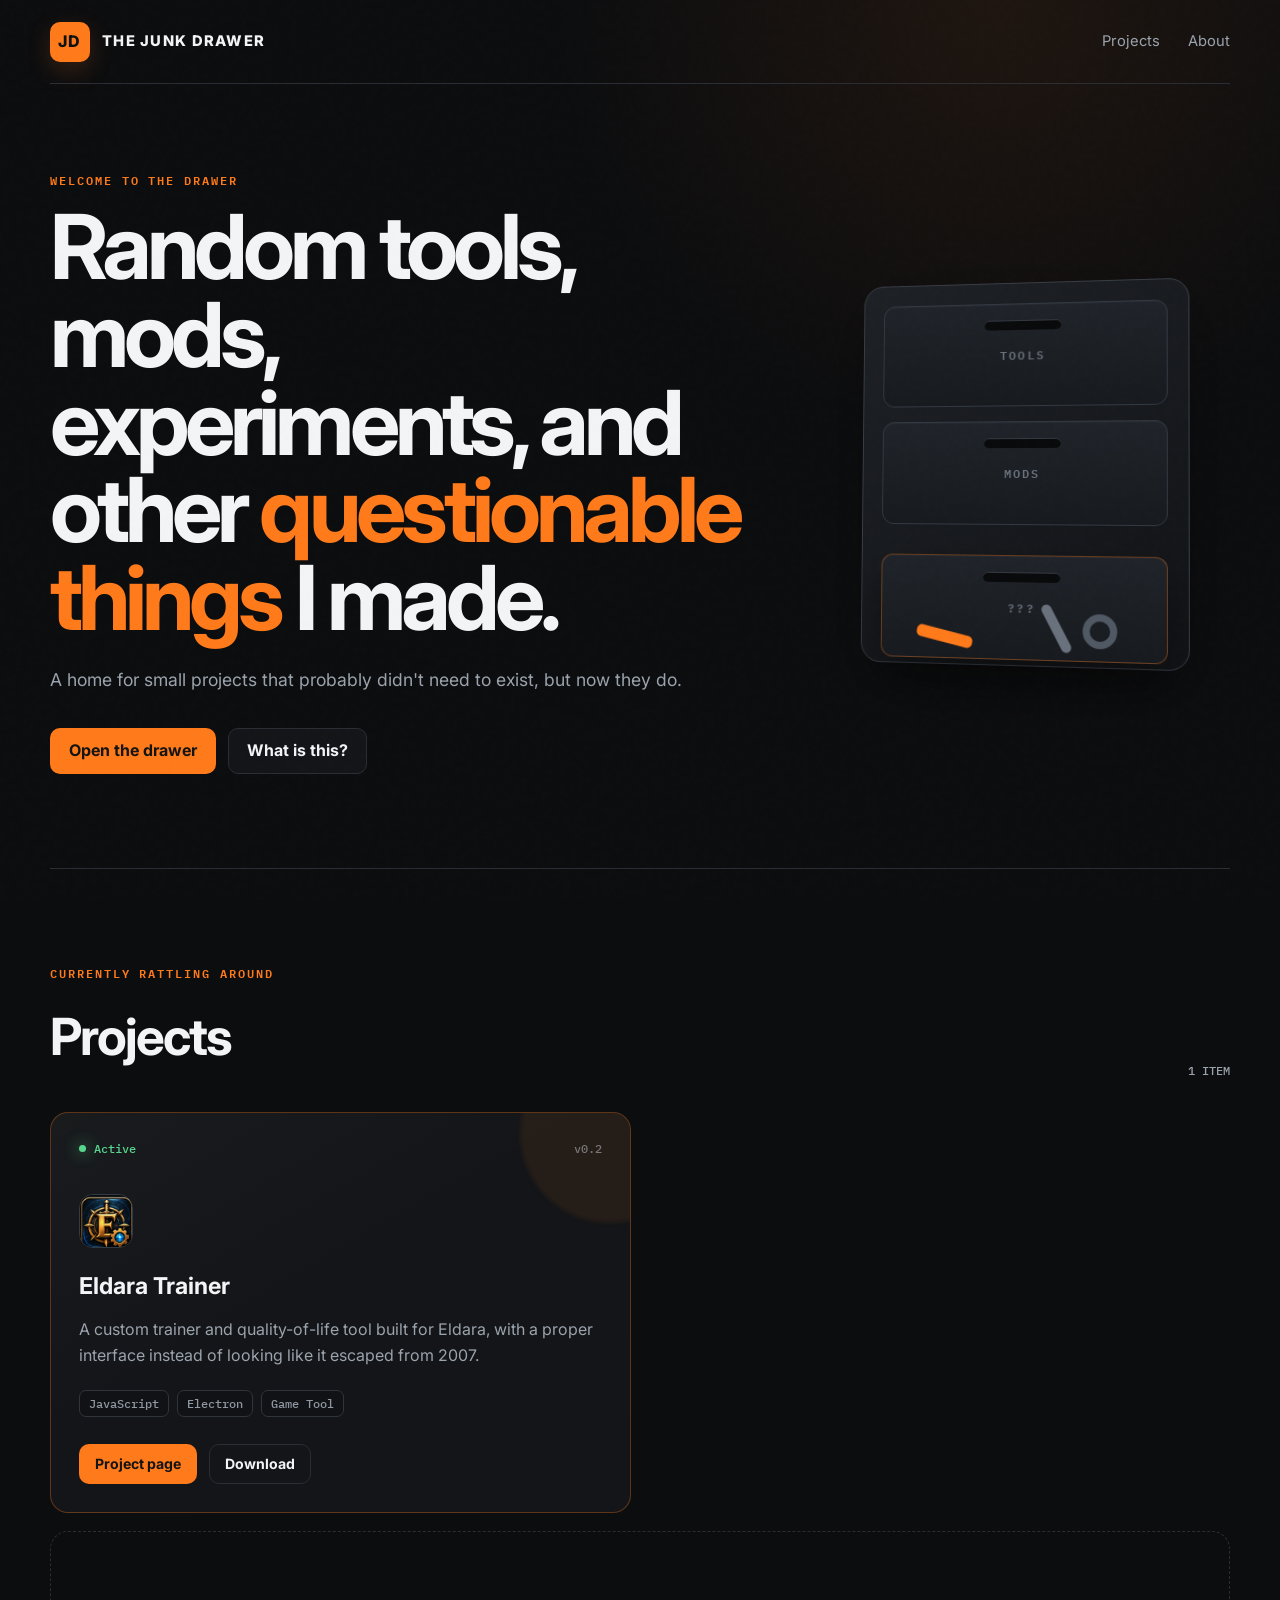
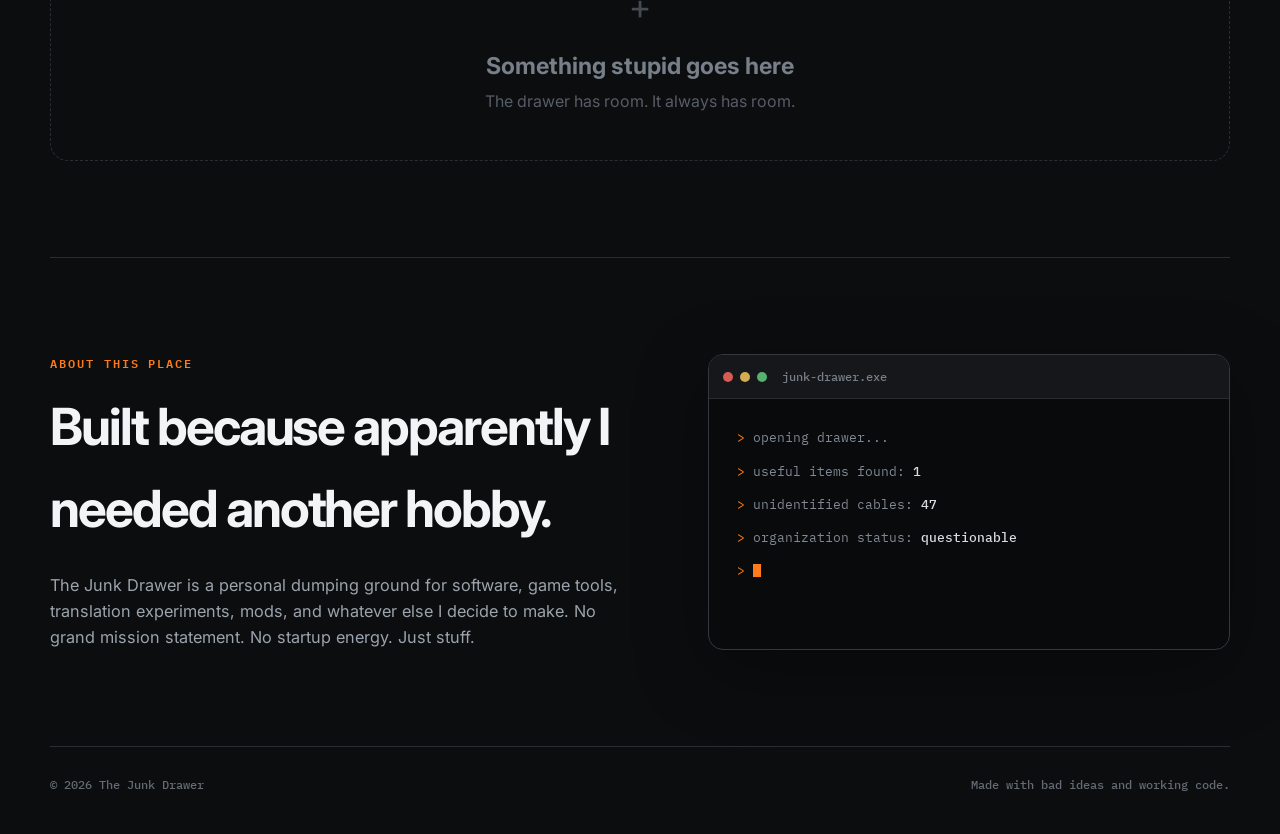
<file: index.html>
<!DOCTYPE html>
<html lang="en">
<head>
  <meta charset="UTF-8" />
  <meta name="viewport" content="width=device-width, initial-scale=1.0" />
  <meta name="description" content="The Junk Drawer — random tools, mods, experiments, and other questionable things I made." />
  <title>The Junk Drawer</title>
  <link rel="stylesheet" href="style.css" />
</head>
<body>
  <div class="noise"></div>

  <header class="site-header">
    <a class="brand" href="#top" aria-label="The Junk Drawer home">
      <span class="brand-mark">JD</span>
      <span class="brand-text">THE JUNK DRAWER</span>
    </a>

    <nav class="nav">
      <a href="#projects">Projects</a>
      <a href="#about">About</a>
    </nav>
  </header>

  <main id="top">
    <section class="hero">
      <div class="hero-copy">
        <p class="eyebrow">WELCOME TO THE DRAWER</p>
        <h1>Random tools, mods, experiments, and other <span>questionable things</span> I made.</h1>
        <p class="hero-text">
          A home for small projects that probably didn't need to exist,
          but now they do.
        </p>
        <div class="hero-actions">
          <a class="button primary" href="#projects">Open the drawer</a>
          <a class="button ghost" href="#about">What is this?</a>
        </div>
      </div>

      <div class="drawer-art" aria-hidden="true">
        <div class="cabinet">
          <div class="drawer">
            <div class="handle"></div>
            <span>TOOLS</span>
          </div>
          <div class="drawer">
            <div class="handle"></div>
            <span>MODS</span>
          </div>
          <div class="drawer open">
            <div class="handle"></div>
            <span>???</span>
            <div class="junk junk-a"></div>
            <div class="junk junk-b"></div>
            <div class="junk junk-c"></div>
          </div>
        </div>
      </div>
    </section>

    <section class="section" id="projects">
      <div class="section-heading">
        <div>
          <p class="eyebrow">CURRENTLY RATTLING AROUND</p>
          <h2>Projects</h2>
        </div>
        <span class="project-count">1 ITEM</span>
      </div>

      <div class="project-grid">
        <article class="project-card featured">
          <div class="card-top">
            <span class="status live"><i></i> Active</span>
            <span class="version">v0.2</span>
          </div>
          <div class="project-icon image-icon"><img src="assets/eldara/eldara-trainer-icon.png" alt="" /></div>
          <h3>Eldara Trainer</h3>
          <p>
            A custom trainer and quality-of-life tool built for Eldara,
            with a proper interface instead of looking like it escaped from 2007.
          </p>
          <div class="tags">
            <span>JavaScript</span>
            <span>Electron</span>
            <span>Game Tool</span>
          </div>
          <div class="card-actions">
            <a class="button small primary" href="projects/eldara-trainer.html">Project page</a>
            <a class="button small ghost" href="downloads/EldaraTrainer-v0.2.exe" download>Download</a>
          </div>
        </article>

        <article class="project-card empty-card">
          <div class="empty-plus">+</div>
          <h3>Something stupid goes here</h3>
          <p>The drawer has room. It always has room.</p>
        </article>
      </div>
    </section>

    <section class="section about" id="about">
      <div class="about-panel">
        <p class="eyebrow">ABOUT THIS PLACE</p>
        <h2>Built because apparently I needed another hobby.</h2>
        <p>
          The Junk Drawer is a personal dumping ground for software, game tools,
          translation experiments, mods, and whatever else I decide to make.
          No grand mission statement. No startup energy. Just stuff.
        </p>
      </div>

      <div class="mini-terminal">
        <div class="terminal-bar">
          <span></span><span></span><span></span>
          <b>junk-drawer.exe</b>
        </div>
        <div class="terminal-body">
          <p><span class="prompt">&gt;</span> opening drawer...</p>
          <p><span class="prompt">&gt;</span> useful items found: <strong>1</strong></p>
          <p><span class="prompt">&gt;</span> unidentified cables: <strong>47</strong></p>
          <p><span class="prompt">&gt;</span> organization status: <strong>questionable</strong></p>
          <p class="cursor-line"><span class="prompt">&gt;</span> <span class="cursor"></span></p>
        </div>
      </div>
    </section>
  </main>

  <footer>
    <span>© <span id="year"></span> The Junk Drawer</span>
    <span>Made with bad ideas and working code.</span>
  </footer>

  <div class="toast" id="toast" role="status" aria-live="polite">
    That drawer isn't ready yet.
  </div>

  <script src="script.js"></script>
</body>
</html>
</file>
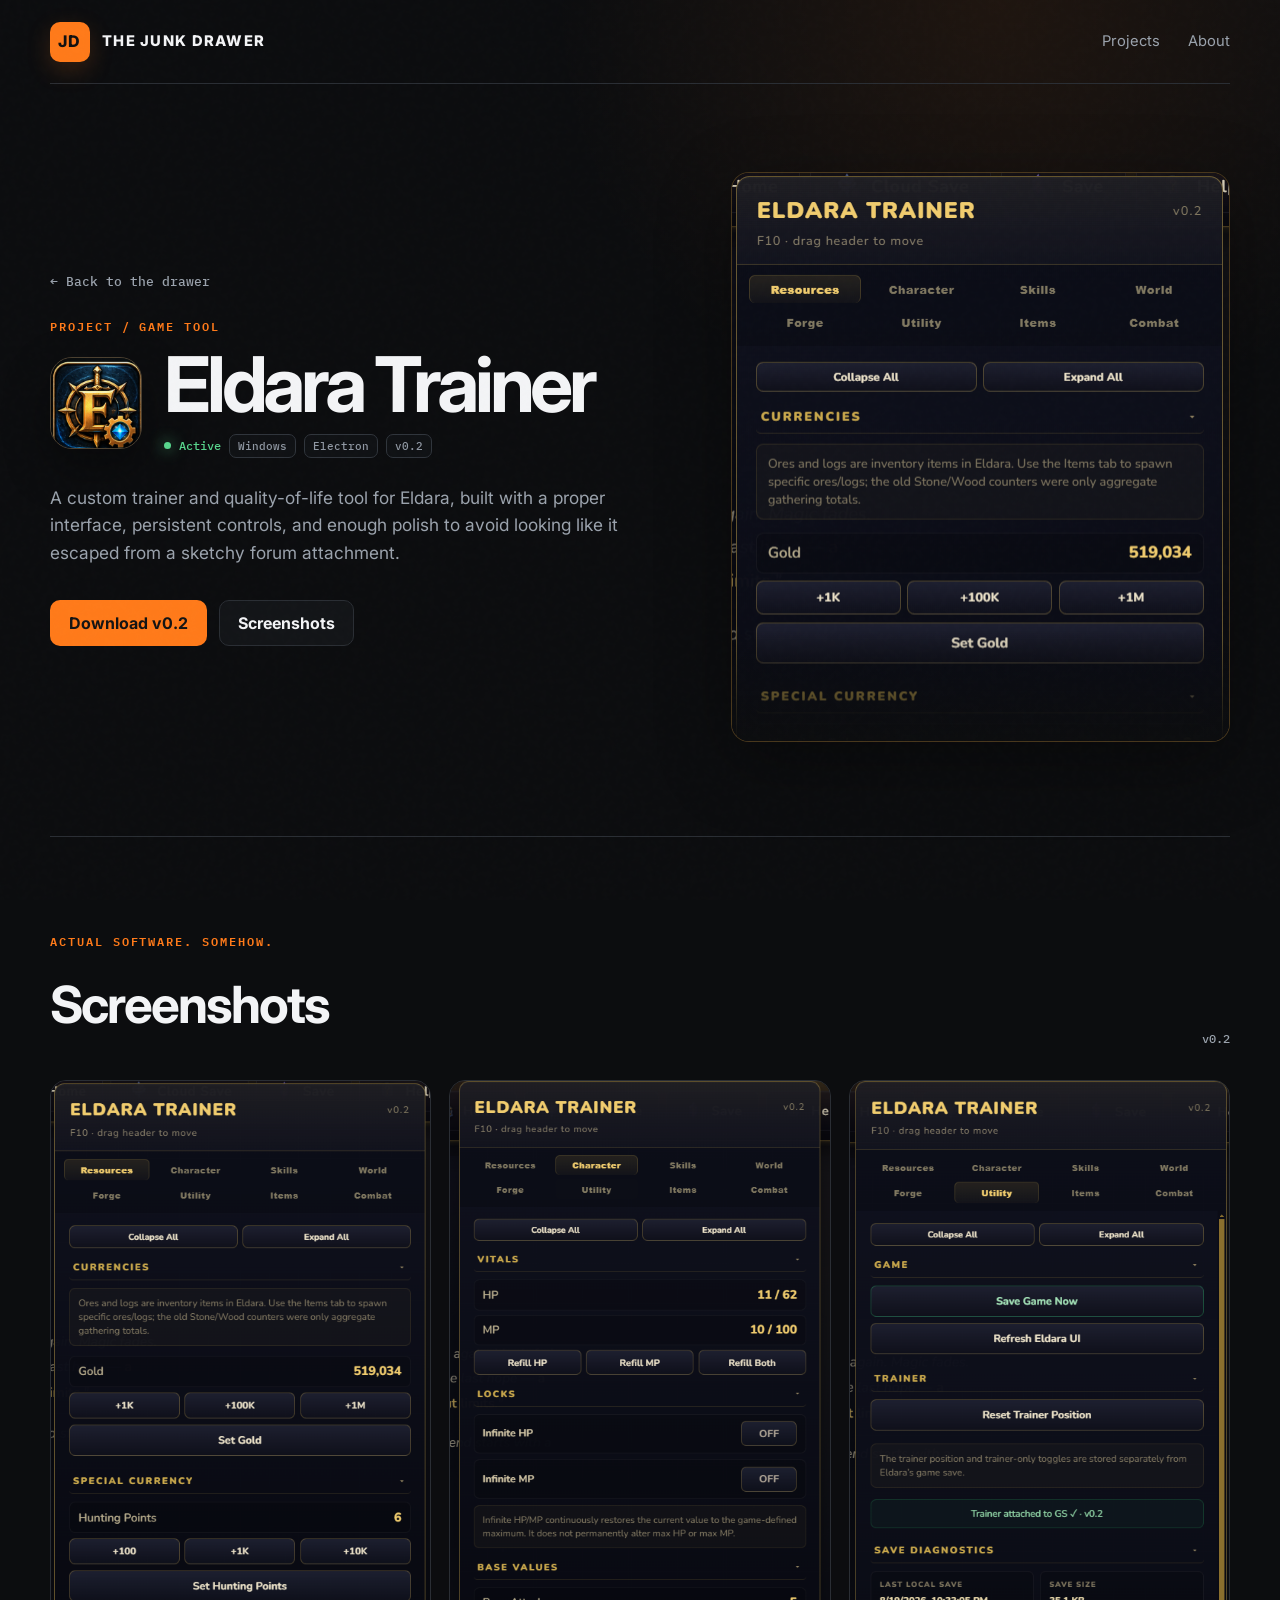
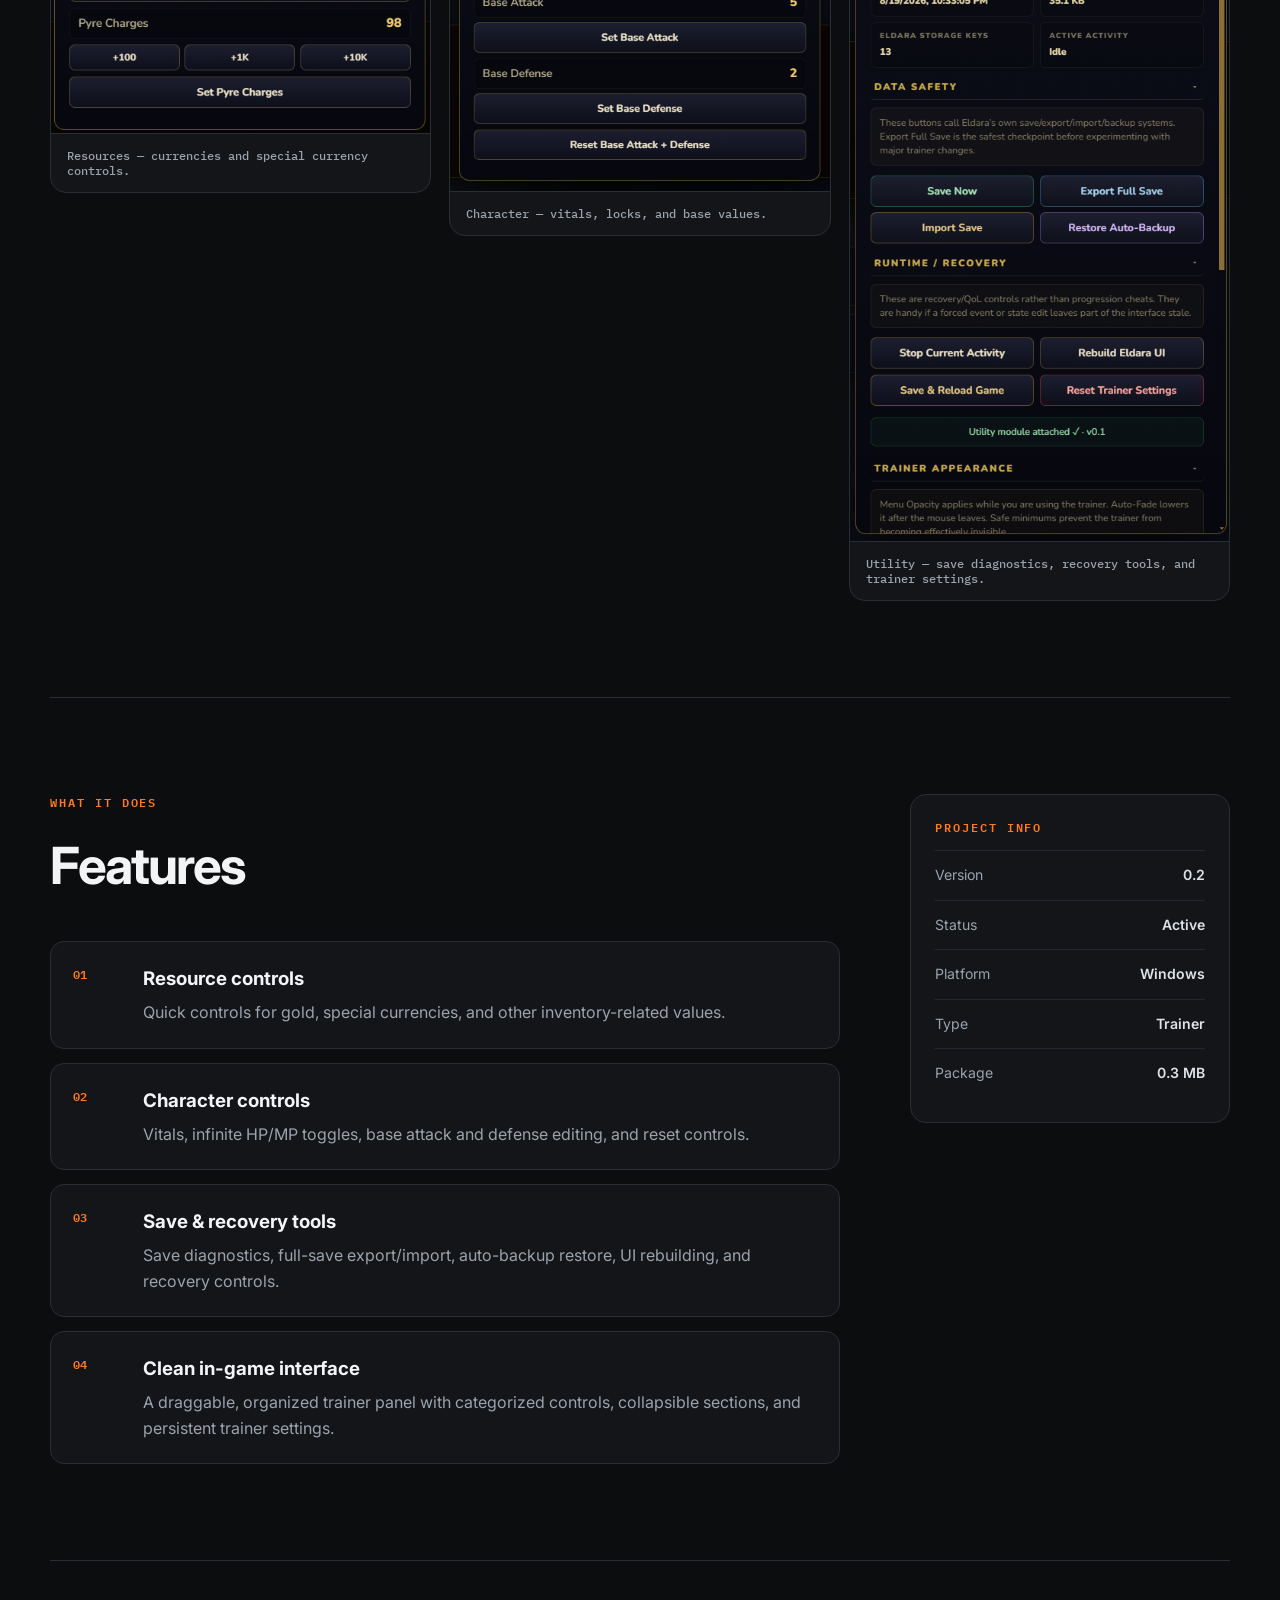
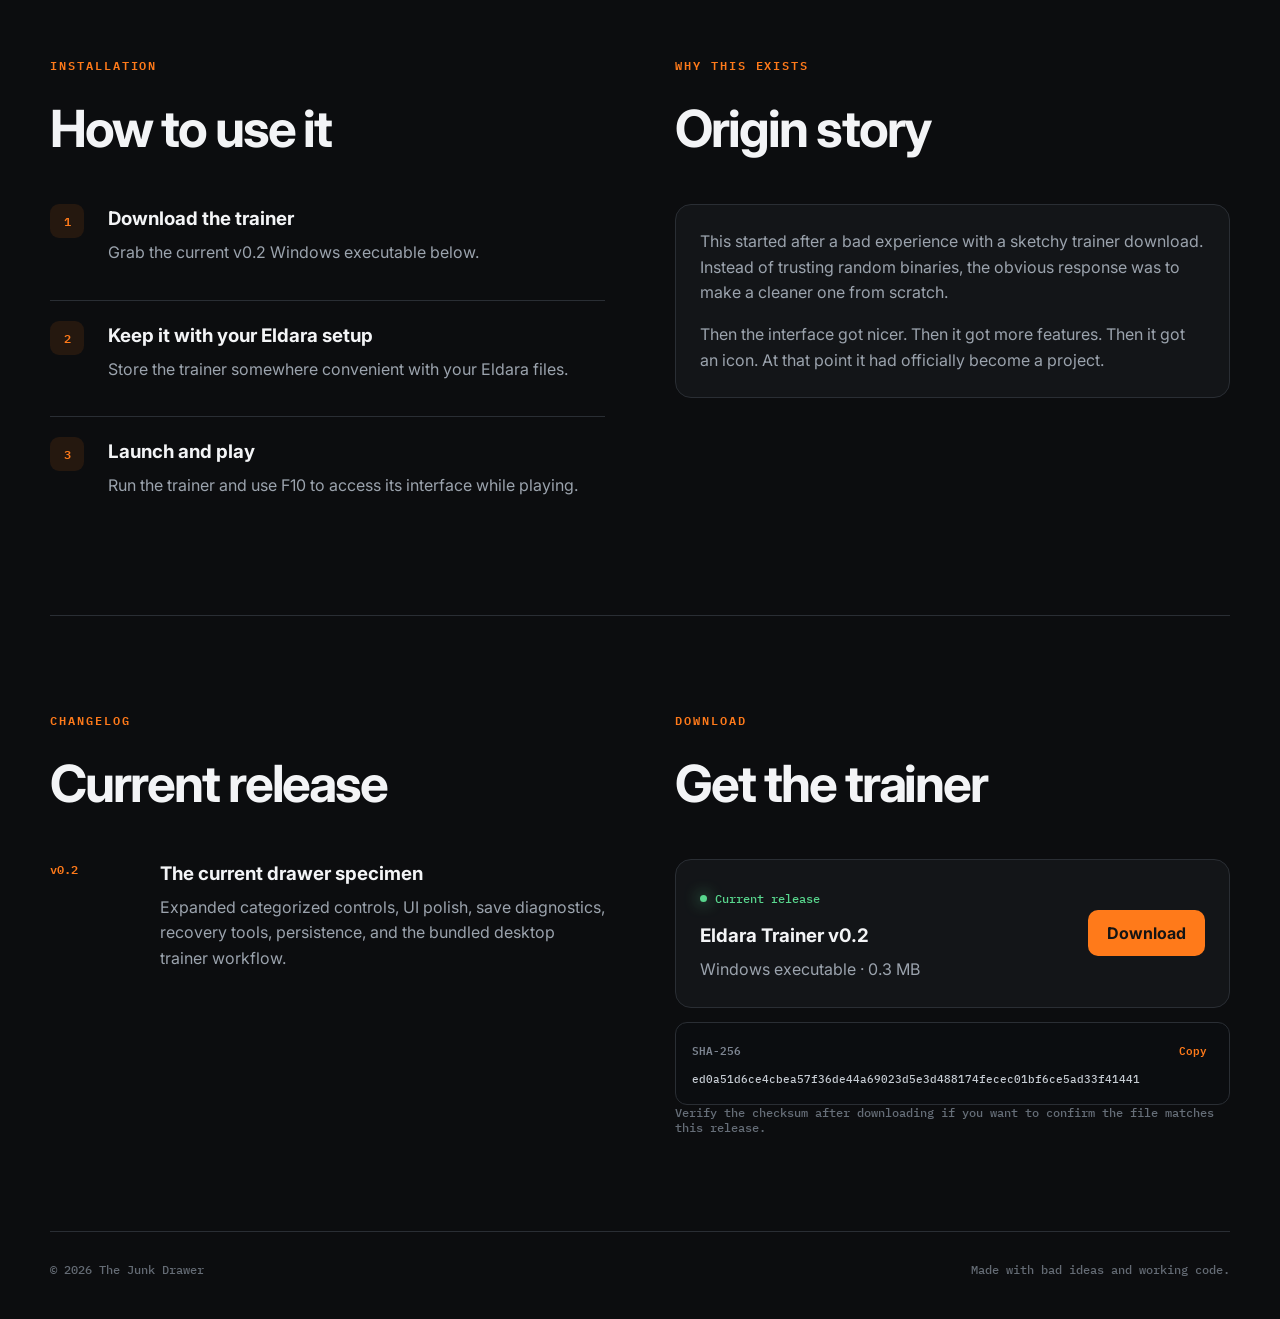
<file: projects/eldara-trainer.html>
<!DOCTYPE html>
<html lang="en">
<head>
  <meta charset="UTF-8" />
  <meta name="viewport" content="width=device-width, initial-scale=1.0" />
  <meta name="description" content="Eldara Trainer v0.2 — a custom trainer and quality-of-life tool hosted in The Junk Drawer." />
  <title>Eldara Trainer — The Junk Drawer</title>
  <link rel="stylesheet" href="../style.css" />
</head>
<body>
  <div class="noise"></div>

  <header class="site-header">
    <a class="brand" href="../index.html" aria-label="Back to The Junk Drawer">
      <span class="brand-mark">JD</span>
      <span class="brand-text">THE JUNK DRAWER</span>
    </a>
    <nav class="nav">
      <a href="../index.html#projects">Projects</a>
      <a href="../index.html#about">About</a>
    </nav>
  </header>

  <main>
    <section class="project-hero">
      <div class="project-hero-copy">
        <a class="back-link" href="../index.html#projects">← Back to the drawer</a>
        <p class="eyebrow">PROJECT / GAME TOOL</p>

        <div class="project-title-row">
          <img class="project-logo-image" src="../assets/eldara/eldara-trainer-icon.png" alt="Eldara Trainer icon" />
          <div>
            <h1 class="project-page-title">Eldara Trainer</h1>
            <div class="project-meta-row">
              <span class="status live"><i></i> Active</span>
              <span class="meta-pill">Windows</span>
              <span class="meta-pill">Electron</span>
              <span class="meta-pill">v0.2</span>
            </div>
          </div>
        </div>

        <p class="project-lead">
          A custom trainer and quality-of-life tool for Eldara, built with a proper interface,
          persistent controls, and enough polish to avoid looking like it escaped from a sketchy forum attachment.
        </p>

        <div class="hero-actions">
          <a class="button primary" href="../downloads/EldaraTrainer-v0.2.exe" download>Download v0.2</a>
          <a class="button ghost" href="#screenshots">Screenshots</a>
        </div>
      </div>

      <div class="hero-trainer-shot">
        <img src="../assets/eldara/eldara-trainer-1.png" alt="Eldara Trainer Resources interface" />
      </div>
    </section>

    <section class="section" id="screenshots">
      <div class="section-heading">
        <div>
          <p class="eyebrow">ACTUAL SOFTWARE. SOMEHOW.</p>
          <h2>Screenshots</h2>
        </div>
        <span class="project-count">v0.2</span>
      </div>

      <div class="screenshot-grid">
        <figure class="screenshot-card">
          <img src="../assets/eldara/eldara-trainer-1.png" alt="Eldara Trainer Resources tab" />
          <figcaption>Resources — currencies and special currency controls.</figcaption>
        </figure>
        <figure class="screenshot-card">
          <img src="../assets/eldara/eldara-trainer-2.png" alt="Eldara Trainer Character tab" />
          <figcaption>Character — vitals, locks, and base values.</figcaption>
        </figure>
        <figure class="screenshot-card">
          <img src="../assets/eldara/eldara-trainer-3.png" alt="Eldara Trainer Utility tab" />
          <figcaption>Utility — save diagnostics, recovery tools, and trainer settings.</figcaption>
        </figure>
      </div>
    </section>

    <section class="section project-layout" id="features">
      <div class="project-main">
        <p class="eyebrow">WHAT IT DOES</p>
        <h2>Features</h2>
        <div class="feature-list">
          <div class="feature-item"><span class="feature-index">01</span><div><h3>Resource controls</h3><p>Quick controls for gold, special currencies, and other inventory-related values.</p></div></div>
          <div class="feature-item"><span class="feature-index">02</span><div><h3>Character controls</h3><p>Vitals, infinite HP/MP toggles, base attack and defense editing, and reset controls.</p></div></div>
          <div class="feature-item"><span class="feature-index">03</span><div><h3>Save & recovery tools</h3><p>Save diagnostics, full-save export/import, auto-backup restore, UI rebuilding, and recovery controls.</p></div></div>
          <div class="feature-item"><span class="feature-index">04</span><div><h3>Clean in-game interface</h3><p>A draggable, organized trainer panel with categorized controls, collapsible sections, and persistent trainer settings.</p></div></div>
        </div>
      </div>

      <aside class="project-sidebar">
        <div class="info-card">
          <p class="eyebrow">PROJECT INFO</p>
          <div class="info-row"><span>Version</span><strong>0.2</strong></div>
          <div class="info-row"><span>Status</span><strong>Active</strong></div>
          <div class="info-row"><span>Platform</span><strong>Windows</strong></div>
          <div class="info-row"><span>Type</span><strong>Trainer</strong></div>
          <div class="info-row"><span>Package</span><strong>0.3 MB</strong></div>
        </div>
      </aside>
    </section>

    <section class="section split-section">
      <div>
        <p class="eyebrow">INSTALLATION</p>
        <h2>How to use it</h2>
        <ol class="install-steps">
          <li><span>1</span><div><h3>Download the trainer</h3><p>Grab the current v0.2 Windows executable below.</p></div></li>
          <li><span>2</span><div><h3>Keep it with your Eldara setup</h3><p>Store the trainer somewhere convenient with your Eldara files.</p></div></li>
          <li><span>3</span><div><h3>Launch and play</h3><p>Run the trainer and use F10 to access its interface while playing.</p></div></li>
        </ol>
      </div>

      <div>
        <p class="eyebrow">WHY THIS EXISTS</p>
        <h2>Origin story</h2>
        <div class="story-card">
          <p>This started after a bad experience with a sketchy trainer download. Instead of trusting random binaries, the obvious response was to make a cleaner one from scratch.</p>
          <p>Then the interface got nicer. Then it got more features. Then it got an icon. At that point it had officially become a project.</p>
        </div>
      </div>
    </section>

    <section class="section split-section">
      <div>
        <p class="eyebrow">CHANGELOG</p>
        <h2>Current release</h2>
        <div class="changelog">
          <div class="change-entry">
            <div class="change-version">v0.2</div>
            <div>
              <h3>The current drawer specimen</h3>
              <p>Expanded categorized controls, UI polish, save diagnostics, recovery tools, persistence, and the bundled desktop trainer workflow.</p>
            </div>
          </div>
        </div>
      </div>

      <div id="download">
        <p class="eyebrow">DOWNLOAD</p>
        <h2>Get the trainer</h2>
        <div class="download-card release-card">
          <div>
            <span class="status live"><i></i> Current release</span>
            <h3>Eldara Trainer v0.2</h3>
            <p>Windows executable · 0.3 MB</p>
          </div>
          <a class="button primary" href="../downloads/EldaraTrainer-v0.2.exe" download>Download</a>
        </div>

        <div class="checksum-card">
          <div>
            <span>SHA-256</span>
            <button class="copy-hash" type="button" data-hash="ed0a51d6ce4cbea57f36de44a69023d5e3d488174fecec01bf6ce5ad33f41441">Copy</button>
          </div>
          <code>ed0a51d6ce4cbea57f36de44a69023d5e3d488174fecec01bf6ce5ad33f41441</code>
        </div>
        <p class="download-note">Verify the checksum after downloading if you want to confirm the file matches this release.</p>
      </div>
    </section>
  </main>

  <footer>
    <span>© <span id="year"></span> The Junk Drawer</span>
    <span>Made with bad ideas and working code.</span>
  </footer>

  <div class="toast" id="toast" role="status" aria-live="polite">Copied SHA-256.</div>
  <script src="../script.js"></script>
</body>
</html>
</file>
<file: style.css>
@import url('https://fonts.googleapis.com/css2?family=IBM+Plex+Mono:wght@400;500;600&family=Inter:wght@400;500;600;700;800&display=swap');

:root {
  --bg: #0c0d0f;
  --panel: #131518;
  --panel-2: #181b1f;
  --line: #2a2e34;
  --text: #f3f4f6;
  --muted: #9ba3ad;
  --orange: #ff7a1a;
  --orange-2: #ff9a4f;
  --green: #58d68d;
  --yellow: #f6c85f;
  --shadow: 0 20px 70px rgba(0, 0, 0, .34);
}

* {
  box-sizing: border-box;
}

html {
  scroll-behavior: smooth;
}

body {
  margin: 0;
  min-height: 100vh;
  background:
    radial-gradient(circle at 78% 0%, rgba(255, 122, 26, .08), transparent 28rem),
    var(--bg);
  color: var(--text);
  font-family: Inter, system-ui, sans-serif;
  line-height: 1.6;
}

a {
  color: inherit;
  text-decoration: none;
}

button {
  font: inherit;
}

.noise {
  position: fixed;
  inset: 0;
  pointer-events: none;
  opacity: .018;
  z-index: 999;
  background-image: url("data:image/svg+xml,%3Csvg viewBox='0 0 160 160' xmlns='http://www.w3.org/2000/svg'%3E%3Cfilter id='n'%3E%3CfeTurbulence type='fractalNoise' baseFrequency='.9' numOctaves='4' stitchTiles='stitch'/%3E%3C/filter%3E%3Crect width='100%25' height='100%25' filter='url(%23n)' opacity='.8'/%3E%3C/svg%3E");
}

.site-header {
  width: min(1180px, calc(100% - 40px));
  margin: 0 auto;
  min-height: 84px;
  display: flex;
  align-items: center;
  justify-content: space-between;
  border-bottom: 1px solid var(--line);
}

.brand {
  display: inline-flex;
  align-items: center;
  gap: 12px;
  font-weight: 800;
  letter-spacing: .08em;
}

.brand-mark {
  display: grid;
  place-items: center;
  width: 40px;
  height: 40px;
  color: #111;
  background: var(--orange);
  border-radius: 10px;
  box-shadow: 0 8px 25px rgba(255, 122, 26, .18);
}

.brand-text {
  font-size: .92rem;
}

.nav {
  display: flex;
  gap: 28px;
  color: var(--muted);
  font-size: .92rem;
}

.nav a {
  transition: color .18s ease;
}

.nav a:hover {
  color: var(--orange-2);
}

main {
  width: min(1180px, calc(100% - 40px));
  margin: 0 auto;
}

.hero {
  min-height: 650px;
  display: grid;
  grid-template-columns: 1.25fr .75fr;
  gap: 70px;
  align-items: center;
  padding: 88px 0 94px;
}

.eyebrow {
  margin: 0 0 14px;
  color: var(--orange);
  font: 600 .76rem/1.4 "IBM Plex Mono", monospace;
  letter-spacing: .16em;
}

h1,
h2,
h3,
p {
  margin-top: 0;
}

h1 {
  max-width: 790px;
  margin-bottom: 24px;
  font-size: clamp(3rem, 7vw, 6rem);
  line-height: .98;
  letter-spacing: -.055em;
}

h1 span {
  color: var(--orange);
}

.hero-text {
  max-width: 650px;
  margin-bottom: 34px;
  color: var(--muted);
  font-size: 1.1rem;
}

.hero-actions,
.card-actions {
  display: flex;
  flex-wrap: wrap;
  gap: 12px;
}

.button {
  display: inline-flex;
  align-items: center;
  justify-content: center;
  min-height: 46px;
  padding: 0 18px;
  border: 1px solid transparent;
  border-radius: 10px;
  cursor: pointer;
  font-weight: 700;
  transition: transform .18s ease, border-color .18s ease, background .18s ease;
}

.button:hover {
  transform: translateY(-2px);
}

.button.primary {
  background: var(--orange);
  color: #141414;
}

.button.primary:hover {
  background: var(--orange-2);
}

.button.ghost {
  border-color: var(--line);
  background: var(--panel);
  color: var(--text);
}

.button.ghost:hover {
  border-color: #444b55;
  background: var(--panel-2);
}

.button.small {
  min-height: 40px;
  padding: 0 15px;
  font-size: .88rem;
}

.drawer-art {
  display: flex;
  justify-content: center;
  perspective: 900px;
}

.cabinet {
  width: min(330px, 100%);
  padding: 20px;
  border: 1px solid #383d45;
  border-radius: 20px;
  background: linear-gradient(145deg, #1e2126, #111316);
  box-shadow: var(--shadow);
  transform: rotateY(-8deg) rotateX(2deg);
}

.drawer {
  position: relative;
  height: 104px;
  margin-bottom: 15px;
  display: grid;
  place-items: center;
  border: 1px solid #333943;
  border-radius: 12px;
  background: linear-gradient(180deg, #20242a, #171a1e);
  color: #69717c;
  font: 600 .72rem "IBM Plex Mono", monospace;
  letter-spacing: .18em;
  box-shadow: inset 0 1px rgba(255,255,255,.03);
}

.drawer:last-child {
  margin-bottom: 0;
}

.handle {
  position: absolute;
  top: 16px;
  left: 50%;
  width: 78px;
  height: 10px;
  border-radius: 999px;
  background: #090a0b;
  transform: translateX(-50%);
  box-shadow: inset 0 1px #343941;
}

.drawer.open {
  transform: translateZ(50px) translateY(15px);
  border-color: rgba(255,122,26,.35);
  box-shadow: 0 22px 45px rgba(0,0,0,.4), inset 0 1px rgba(255,255,255,.03);
}

.junk {
  position: absolute;
  border-radius: 5px;
  background: var(--orange);
}

.junk-a {
  width: 58px;
  height: 12px;
  left: 36px;
  bottom: 15px;
  transform: rotate(13deg);
}

.junk-b {
  width: 34px;
  height: 34px;
  right: 48px;
  bottom: 12px;
  border-radius: 50%;
  border: 7px solid #4f5863;
  background: transparent;
}

.junk-c {
  width: 10px;
  height: 52px;
  right: 103px;
  bottom: 5px;
  background: #69717c;
  transform: rotate(-28deg);
}

.section {
  padding: 96px 0;
  border-top: 1px solid var(--line);
}

.section-heading {
  margin-bottom: 34px;
  display: flex;
  align-items: end;
  justify-content: space-between;
  gap: 20px;
}

.section h2 {
  margin-bottom: 0;
  font-size: clamp(2.2rem, 4vw, 3.5rem);
  letter-spacing: -.04em;
}

.project-count {
  color: var(--muted);
  font: 500 .74rem "IBM Plex Mono", monospace;
}

.project-grid {
  display: grid;
  grid-template-columns: repeat(2, 1fr);
  gap: 18px;
}

.project-card {
  position: relative;
  min-height: 350px;
  padding: 28px;
  overflow: hidden;
  border: 1px solid var(--line);
  border-radius: 18px;
  background: linear-gradient(150deg, rgba(255,255,255,.025), transparent 45%), var(--panel);
  transition: transform .2s ease, border-color .2s ease;
}

.project-card:hover {
  transform: translateY(-4px);
  border-color: #3c424b;
}

.project-card.featured {
  border-color: rgba(255, 122, 26, .32);
}

.project-card.featured::after {
  content: "";
  position: absolute;
  width: 180px;
  height: 180px;
  right: -70px;
  top: -70px;
  border-radius: 50%;
  background: rgba(255,122,26,.08);
  filter: blur(2px);
}

.card-top {
  margin-bottom: 38px;
  display: flex;
  justify-content: space-between;
  align-items: center;
  gap: 15px;
}

.status,
.version,
.tags span {
  font: 500 .72rem "IBM Plex Mono", monospace;
}

.status {
  display: inline-flex;
  align-items: center;
  gap: 8px;
  color: var(--muted);
}

.status i {
  width: 7px;
  height: 7px;
  border-radius: 50%;
  background: currentColor;
  box-shadow: 0 0 15px currentColor;
}

.status.live {
  color: var(--green);
}

.status.wip {
  color: var(--yellow);
}

.version {
  color: #6e7681;
}

.project-icon {
  width: 54px;
  height: 54px;
  margin-bottom: 20px;
  display: grid;
  place-items: center;
  border: 1px solid #343a43;
  border-radius: 14px;
  background: #0e1012;
  color: var(--orange);
  font: 700 1.25rem "IBM Plex Mono", monospace;
}

.project-card h3 {
  margin-bottom: 12px;
  font-size: 1.45rem;
}

.project-card > p {
  max-width: 620px;
  margin-bottom: 22px;
  color: var(--muted);
}

.tags {
  margin-bottom: 27px;
  display: flex;
  flex-wrap: wrap;
  gap: 8px;
}

.tags span {
  padding: 5px 9px;
  border: 1px solid #30353c;
  border-radius: 7px;
  color: #9098a3;
  background: #101215;
}

.empty-card {
  min-height: 230px;
  grid-column: span 2;
  display: grid;
  place-items: center;
  align-content: center;
  text-align: center;
  border-style: dashed;
  background: transparent;
}

.empty-card h3 {
  margin-bottom: 4px;
  color: #777f89;
}

.empty-card p {
  margin-bottom: 0;
  color: #565d66;
}

.empty-plus {
  margin-bottom: 14px;
  color: #454b53;
  font-size: 2.2rem;
}

.about {
  display: grid;
  grid-template-columns: 1.05fr .95fr;
  gap: 80px;
  align-items: center;
}

.about-panel > p:last-child {
  max-width: 620px;
  margin-top: 22px;
  margin-bottom: 0;
  color: var(--muted);
  font-size: 1.02rem;
}

.mini-terminal {
  overflow: hidden;
  border: 1px solid #333840;
  border-radius: 15px;
  background: #090a0b;
  box-shadow: var(--shadow);
  font-family: "IBM Plex Mono", monospace;
}

.terminal-bar {
  min-height: 44px;
  padding: 0 14px;
  display: flex;
  align-items: center;
  gap: 7px;
  border-bottom: 1px solid #282c31;
  background: #15171a;
}

.terminal-bar span {
  width: 10px;
  height: 10px;
  border-radius: 50%;
  background: #454b53;
}

.terminal-bar span:first-child {
  background: #d65b55;
}

.terminal-bar span:nth-child(2) {
  background: #d4ab50;
}

.terminal-bar span:nth-child(3) {
  background: #56b16f;
}

.terminal-bar b {
  margin-left: 8px;
  color: #777f89;
  font-size: .72rem;
  font-weight: 500;
}

.terminal-body {
  min-height: 250px;
  padding: 28px;
  color: #7f8894;
  font-size: .83rem;
}

.terminal-body p {
  margin-bottom: 12px;
}

.terminal-body strong {
  color: #d8dce1;
  font-weight: 500;
}

.prompt {
  color: var(--orange);
}

.cursor {
  display: inline-block;
  width: 8px;
  height: 1em;
  vertical-align: -2px;
  background: var(--orange);
  animation: blink 1s steps(1) infinite;
}

@keyframes blink {
  50% { opacity: 0; }
}

footer {
  width: min(1180px, calc(100% - 40px));
  margin: 0 auto;
  padding: 30px 0 42px;
  display: flex;
  justify-content: space-between;
  gap: 20px;
  border-top: 1px solid var(--line);
  color: #646b74;
  font: 500 .72rem "IBM Plex Mono", monospace;
}

.toast {
  position: fixed;
  left: 50%;
  bottom: 28px;
  z-index: 1000;
  padding: 12px 16px;
  border: 1px solid rgba(255,122,26,.3);
  border-radius: 10px;
  background: #17191d;
  color: #e7e9ed;
  box-shadow: 0 16px 40px rgba(0,0,0,.4);
  font-size: .86rem;
  opacity: 0;
  pointer-events: none;
  transform: translate(-50%, 14px);
  transition: opacity .2s ease, transform .2s ease;
}

.toast.show {
  opacity: 1;
  transform: translate(-50%, 0);
}

@media (max-width: 850px) {
  .hero {
    min-height: auto;
    grid-template-columns: 1fr;
    gap: 55px;
    padding: 72px 0;
  }

  .drawer-art {
    order: -1;
  }

  .cabinet {
    width: 280px;
  }

  .project-grid,
  .about {
    grid-template-columns: 1fr;
  }

  .empty-card {
    grid-column: span 1;
  }

  .about {
    gap: 45px;
  }
}

@media (max-width: 560px) {
  .site-header,
  main,
  footer {
    width: min(100% - 28px, 1180px);
  }

  .site-header {
    min-height: 72px;
  }

  .brand-text {
    display: none;
  }

  .nav {
    gap: 18px;
  }

  h1 {
    font-size: clamp(2.7rem, 15vw, 4.5rem);
  }

  .project-card {
    padding: 22px;
  }

  .section {
    padding: 72px 0;
  }

  .section-heading {
    align-items: start;
    flex-direction: column;
  }

  footer {
    flex-direction: column;
  }
}


/* Project page */
.project-hero {
  min-height: 620px;
  padding: 88px 0 94px;
  display: grid;
  grid-template-columns: 1.1fr .9fr;
  gap: 72px;
  align-items: center;
}

.back-link {
  display: inline-block;
  margin-bottom: 28px;
  color: var(--muted);
  font: 500 .8rem "IBM Plex Mono", monospace;
}

.back-link:hover {
  color: var(--orange);
}

.project-title-row {
  display: flex;
  gap: 22px;
  align-items: center;
  margin-bottom: 26px;
}

.project-logo-large {
  flex: 0 0 auto;
  width: 82px;
  height: 82px;
  display: grid;
  place-items: center;
  border: 1px solid #343a43;
  border-radius: 20px;
  background: #0e1012;
  color: var(--orange);
  font: 700 2rem "IBM Plex Mono", monospace;
  box-shadow: 0 16px 40px rgba(0,0,0,.25);
}

.project-page-title {
  margin: 0 0 12px;
  font-size: clamp(2.7rem, 6vw, 5.4rem);
  line-height: .95;
}

.project-meta-row {
  display: flex;
  flex-wrap: wrap;
  gap: 8px;
  align-items: center;
}

.meta-pill {
  padding: 4px 8px;
  border: 1px solid #30353c;
  border-radius: 7px;
  color: #9098a3;
  background: #101215;
  font: 500 .7rem "IBM Plex Mono", monospace;
}

.project-lead {
  max-width: 760px;
  margin-bottom: 34px;
  color: var(--muted);
  font-size: 1.08rem;
}

.project-showcase {
  display: flex;
  flex-direction: column;
  gap: 14px;
}

.showcase-window {
  overflow: hidden;
  border: 1px solid #333840;
  border-radius: 18px;
  background: #0a0b0d;
  box-shadow: var(--shadow);
  transform: rotate(1.5deg);
}

.showcase-bar {
  min-height: 46px;
  padding: 0 14px;
  display: flex;
  align-items: center;
  gap: 7px;
  border-bottom: 1px solid #282c31;
  background: #15171a;
}

.showcase-bar span {
  width: 10px;
  height: 10px;
  border-radius: 50%;
  background: #454b53;
}

.showcase-bar span:first-child { background: #d65b55; }
.showcase-bar span:nth-child(2) { background: #d4ab50; }
.showcase-bar span:nth-child(3) { background: #56b16f; }

.showcase-bar b {
  margin-left: 8px;
  color: #777f89;
  font: 500 .72rem "IBM Plex Mono", monospace;
}

.showcase-body {
  padding: 34px;
}

.showcase-label {
  color: #69717c;
  font: 500 .72rem "IBM Plex Mono", monospace;
  letter-spacing: .15em;
}

.showcase-status {
  margin: 8px 0 28px;
  color: var(--orange);
  font: 700 2.7rem "IBM Plex Mono", monospace;
}

.showcase-row {
  display: flex;
  justify-content: space-between;
  gap: 20px;
  padding: 14px 0;
  border-top: 1px solid #202328;
  color: #818995;
  font: 500 .78rem "IBM Plex Mono", monospace;
}

.showcase-row strong {
  color: #d9dde2;
  font-weight: 500;
}

.showcase-note,
.download-note {
  margin: 0;
  color: #666e78;
  font: 500 .72rem "IBM Plex Mono", monospace;
}

.project-layout {
  display: grid;
  grid-template-columns: minmax(0, 1fr) 320px;
  gap: 70px;
  align-items: start;
}

.project-main h2,
.split-section h2 {
  margin-bottom: 34px;
}

.feature-list {
  display: grid;
  gap: 14px;
}

.feature-item {
  display: grid;
  grid-template-columns: 52px 1fr;
  gap: 18px;
  padding: 22px;
  border: 1px solid var(--line);
  border-radius: 14px;
  background: var(--panel);
}

.feature-index {
  color: var(--orange);
  font: 600 .76rem "IBM Plex Mono", monospace;
}

.feature-item h3,
.install-steps h3,
.change-entry h3,
.download-card h3 {
  margin-bottom: 6px;
}

.feature-item p,
.install-steps p,
.change-entry p,
.download-card p,
.story-card p {
  margin-bottom: 0;
  color: var(--muted);
}

.info-card,
.story-card,
.download-card {
  padding: 24px;
  border: 1px solid var(--line);
  border-radius: 16px;
  background: var(--panel);
}

.info-row {
  display: flex;
  justify-content: space-between;
  gap: 16px;
  padding: 13px 0;
  border-top: 1px solid #24282e;
  color: var(--muted);
  font-size: .88rem;
}

.info-row:first-of-type {
  margin-top: 8px;
}

.info-row strong {
  color: #dfe2e6;
  font-weight: 600;
}

.split-section {
  display: grid;
  grid-template-columns: 1fr 1fr;
  gap: 70px;
  align-items: start;
}

.install-steps {
  margin: 0;
  padding: 0;
  list-style: none;
  display: grid;
  gap: 14px;
}

.install-steps li {
  display: grid;
  grid-template-columns: 42px 1fr;
  gap: 16px;
  padding: 20px 0;
  border-top: 1px solid var(--line);
}

.install-steps li:first-child {
  border-top: 0;
  padding-top: 0;
}

.install-steps li > span {
  width: 34px;
  height: 34px;
  display: grid;
  place-items: center;
  border-radius: 9px;
  background: rgba(255,122,26,.1);
  color: var(--orange);
  font: 600 .76rem "IBM Plex Mono", monospace;
}

.story-card p + p {
  margin-top: 16px;
}

.changelog {
  display: grid;
  gap: 16px;
}

.change-entry {
  display: grid;
  grid-template-columns: 90px 1fr;
  gap: 20px;
  padding: 20px 0;
  border-top: 1px solid var(--line);
}

.change-entry:first-child {
  border-top: 0;
  padding-top: 0;
}

.change-version {
  color: var(--orange);
  font: 600 .74rem "IBM Plex Mono", monospace;
}

.download-card {
  display: flex;
  align-items: center;
  justify-content: space-between;
  gap: 24px;
  margin-bottom: 14px;
}

.download-card h3 {
  margin-top: 12px;
}

@media (max-width: 900px) {
  .project-hero,
  .project-layout,
  .split-section {
    grid-template-columns: 1fr;
  }

  .project-hero {
    gap: 48px;
  }

  .project-layout,
  .split-section {
    gap: 42px;
  }

  .project-sidebar {
    max-width: none;
  }
}

@media (max-width: 560px) {
  .project-title-row {
    align-items: flex-start;
  }

  .project-logo-large {
    width: 64px;
    height: 64px;
    border-radius: 16px;
    font-size: 1.5rem;
  }

  .download-card {
    align-items: stretch;
    flex-direction: column;
  }

  .change-entry {
    grid-template-columns: 1fr;
    gap: 6px;
  }
}


/* Eldara v0.2 real assets */
.image-icon {
  overflow: hidden;
  padding: 0;
}
.image-icon img {
  width: 100%;
  height: 100%;
  object-fit: cover;
}
.project-logo-image {
  width: 92px;
  height: 92px;
  flex: 0 0 auto;
  object-fit: cover;
  border-radius: 22px;
  border: 1px solid #4b4030;
  box-shadow: 0 18px 45px rgba(0,0,0,.34);
}
.hero-trainer-shot {
  position: relative;
  max-height: 570px;
  overflow: hidden;
  border: 1px solid rgba(255, 184, 72, .26);
  border-radius: 18px;
  background: #08090d;
  box-shadow: var(--shadow);
}
.hero-trainer-shot::after {
  content: "";
  position: absolute;
  inset: auto 0 0;
  height: 110px;
  background: linear-gradient(transparent, var(--bg));
  pointer-events: none;
}
.hero-trainer-shot img {
  display: block;
  width: 100%;
  height: auto;
}
.screenshot-grid {
  display: grid;
  grid-template-columns: repeat(3, 1fr);
  gap: 18px;
  align-items: start;
}
.screenshot-card {
  margin: 0;
  overflow: hidden;
  border: 1px solid var(--line);
  border-radius: 16px;
  background: var(--panel);
  transition: transform .2s ease, border-color .2s ease;
}
.screenshot-card:hover {
  transform: translateY(-4px);
  border-color: rgba(255, 122, 26, .38);
}
.screenshot-card img {
  display: block;
  width: 100%;
  height: auto;
  background: #08090d;
}
.screenshot-card figcaption {
  padding: 14px 16px;
  border-top: 1px solid var(--line);
  color: var(--muted);
  font: 500 .72rem "IBM Plex Mono", monospace;
}
.checksum-card {
  margin-top: 14px;
  padding: 16px;
  border: 1px solid var(--line);
  border-radius: 12px;
  background: #0b0d10;
}
.checksum-card > div {
  margin-bottom: 10px;
  display: flex;
  justify-content: space-between;
  align-items: center;
  color: #7c8490;
  font: 600 .7rem "IBM Plex Mono", monospace;
}
.checksum-card code {
  display: block;
  overflow-wrap: anywhere;
  color: #c6ccd3;
  font: 500 .68rem/1.7 "IBM Plex Mono", monospace;
}
.copy-hash {
  border: 0;
  background: transparent;
  color: var(--orange);
  cursor: pointer;
  font: inherit;
}
@media (max-width: 850px) {
  .screenshot-grid {
    grid-template-columns: 1fr;
  }
  .screenshot-card {
    max-width: 520px;
  }
}
@media (max-width: 560px) {
  .project-logo-image {
    width: 66px;
    height: 66px;
    border-radius: 16px;
  }
}
</file>
